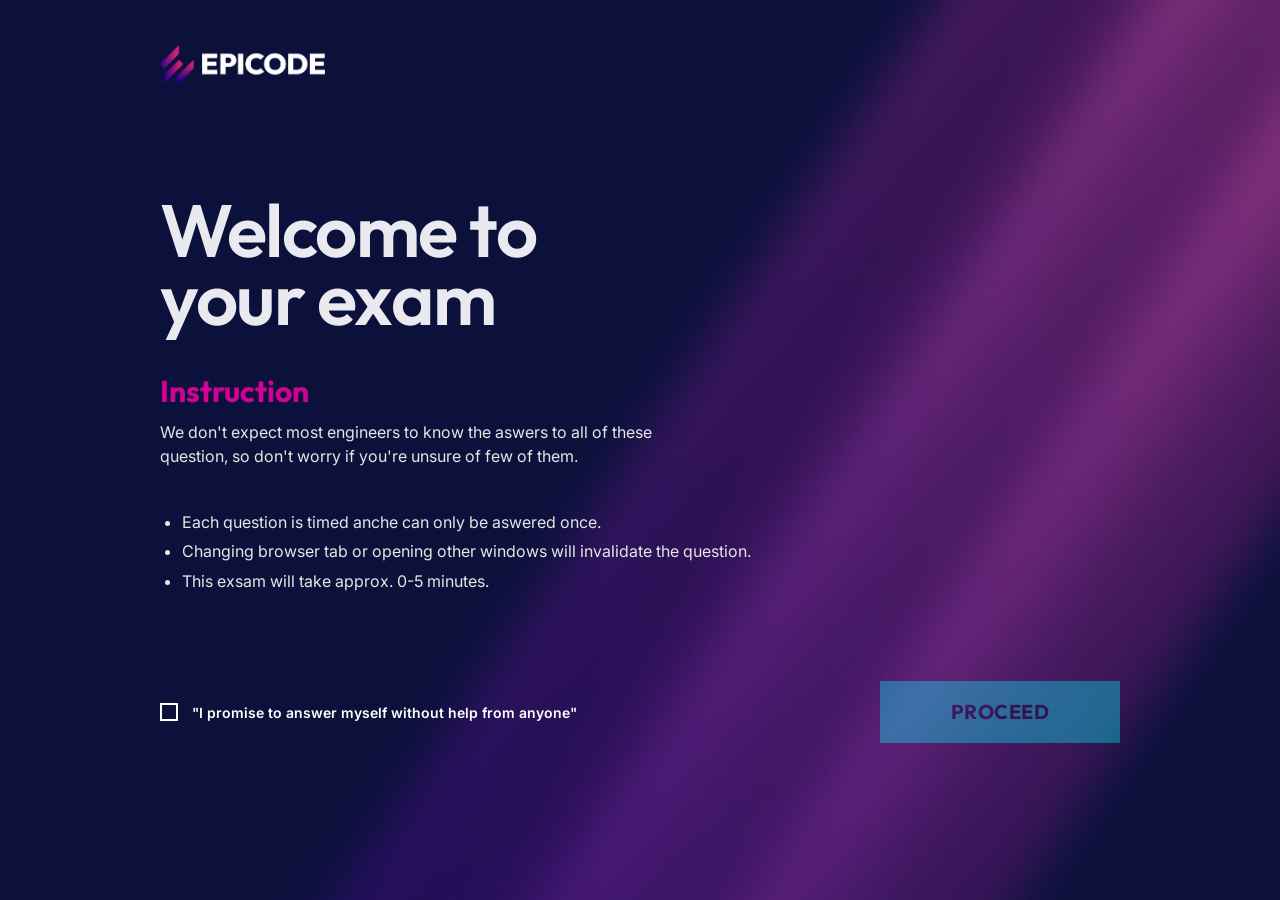
<file: bw1/index.html>
<!DOCTYPE html>
<html lang="it">

<head>
    <meta charset="UTF-8">
    <meta name="viewport" content="width=device-width, initial-scale=1.0">
    <link rel="stylesheet" href="./assets/css/style.css">
    <title>Welcome to your exam</title>
</head>

<body>

    <header>
        <div id="logo">
            <img src="./assets/img/epicode_logo.png" alt="logo logo Epicode">
        </div>
    </header>

    <main>
        <div id="mainpage">

            <div id="title">
                <h1>Welcome to your exam</h1>
            </div>


            <div id="instruction">
                
                <h3>Instruction</h3>

                <p>We don't expect most engineers to know the aswers to all of these question, so don't worry if you're
                    unsure of few of them.</p>

                <ul>
                    <li>Each question is timed anche can only be aswered once.</li>
                    <li>Changing browser tab or opening other windows will invalidate the question.</li>
                    <li>This exsam will take approx. 0-5 minutes.</li>
                </ul>

            </div>

            <div id="bottom">


                <div id="promise">
                    <input type="checkbox" id="boxPromise" value="promise"> 
                    <label for=>"I promise to answer myself without help from anyone"</label>
                    </div>
                <div id="proceed">
                    <button>PROCEED</button>
                </div>
            </div>

       <p id="promise-error" class="hidden-error">Please check the box to proceed</p>


    </main>



    <script src="./assets/javascript/script.js"></script>

</body>

</html>
</file>
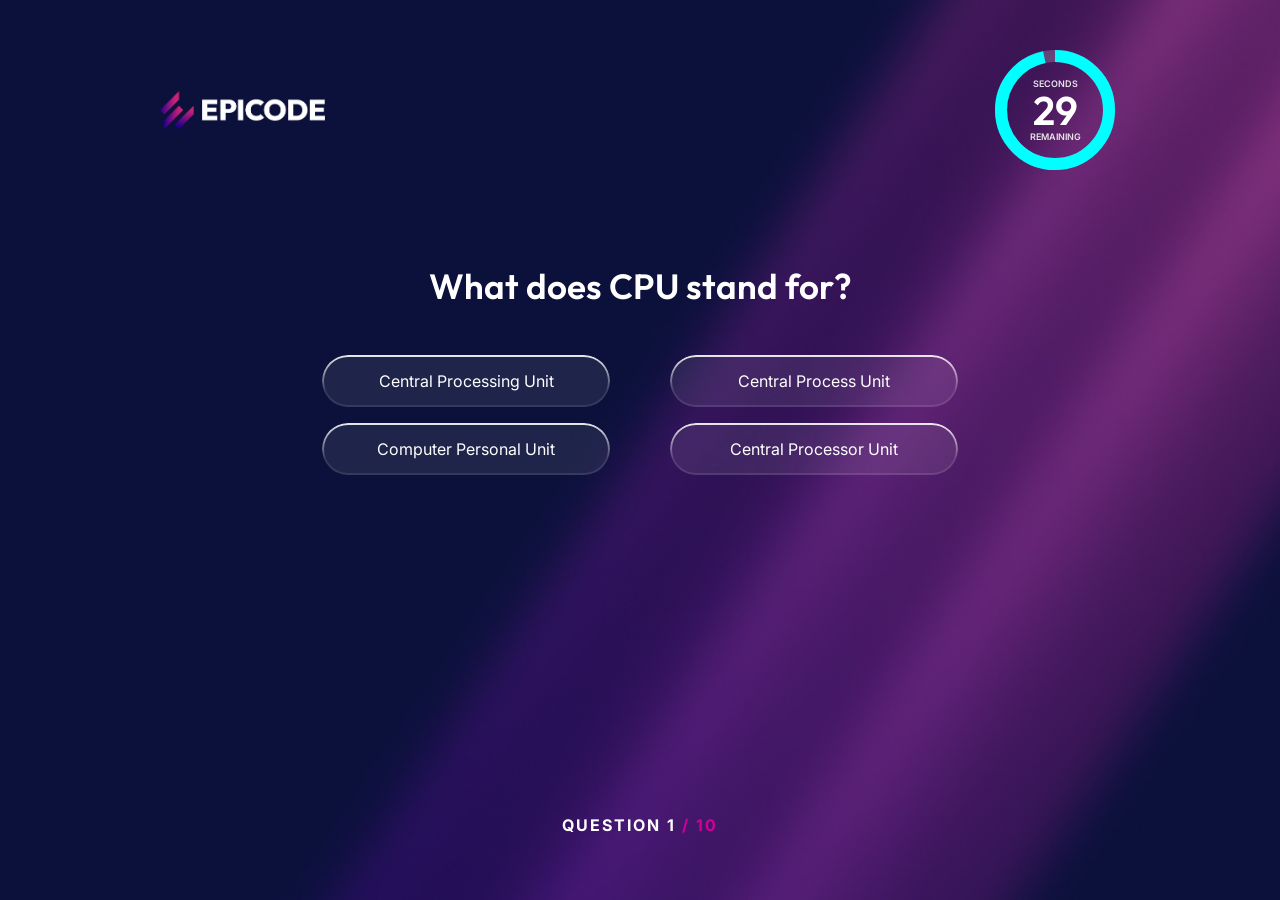
<file: bw1/secondapagina.html>
<!DOCTYPE html>
<html lang="it">

<head>
    <meta charset="UTF-8">
    <meta name="viewport" content="width=device-width, initial-scale=1.0">
    <link rel="stylesheet" href="./assets/css/style.css">
    <title>Question</title>
</head>

<body>

    <header>
        <div id="logo">
            <img src="./assets/img/epicode_logo.png" alt="logo logo Epicode">
        </div>
        <div id="timer-container">
            <svg class="timer-svg" width="130" height="130" viewBox="0 0 130 130">
                <circle class="timer-bg" cx="65" cy="65" r="54" />
                <circle class="timer-progress" id="timer-circle" cx="65" cy="65" r="54" />
            </svg>
            <div class="timer-text">
                <span class="timer-label">SECONDS</span>
                <span id="timer-number">30</span>
                <span class="timer-label">REMAINING</span>
            </div>
        </div>
    </header>

    <main>
        <div id="mainpage">
            <div id="question"></div>
            <div id="answer"></div>
        </div>

        <div id="bottom2">
            <div id="countquestion"></div>
        </div>
    </main>
    <script src="./assets/javascript/script.js"></script>

</body>

</html>
</file>
<file: bw1/assets/css/style.css>
@import url('https://fonts.googleapis.com/css2?family=Inter:wght@400;600;700&family=Outfit:wght@400;600;700&display=swap');

* {
    margin: 0;
    padding: 0;
    box-sizing: border-box;
}

body {
    background-image: url('../img/bg.jpg');
    background-size: cover;
    background-position: center;
    background-repeat: no-repeat;
    min-height: 100vh;
    color: #ffffff;
    font-family: 'Inter', sans-serif;
    font-size: 16px;
    padding: 45px 8%;
    display: flex;
    flex-direction: column;
    align-items: center;
}

header {
    width: 100%;
    max-width: 960px;
    margin-bottom: 30px;
}

#logo {
    width: 165px;
}

#logo img {
    width: 165px;
    max-width: 165px;
    height: auto;
    display: block;
}

main {
    flex: 1;
    width: 100%;
    max-width: 960px;
    display: flex;
    flex-direction: column;
    justify-content: center;
}

#mainpage {
    width: 100%;
}

#title h1 {
    font-family: 'Outfit', sans-serif;
    font-size: 74px;
    font-weight: 600;
    line-height: 0.92;
    max-width: 480px;
    margin-bottom: 40px;
    letter-spacing: -1.5px;
    color: #e9e9ef;
}

#instruction h3 {
    font-family: 'Outfit', sans-serif;
    color: #D20094;
    font-size: 30px;
    font-weight: 700;
    margin-bottom: 10px;
}

#instruction p {
    font-size: 16px;
    line-height: 1.5;
    color: #e6e6e6;
    max-width: 495px;
    margin-bottom: 40px;
}

#instruction ul {
    padding-left: 22px;
    margin-bottom: 85px;
}

#instruction ul li {
    font-size: 16px;
    line-height: 1.85;
    color: #e6e6e6;
}

#bottom {
    display: flex;
    justify-content: space-between;
    align-items: center;
    width: 100%;
}

#promise {
    display: flex;
    align-items: center;
    gap: 14px;
}

#promise input[type="checkbox"] {
    appearance: none;
    -webkit-appearance: none;
    width: 18px;
    height: 18px;
    border: 2px solid #ffffff;
    background-color: transparent;
    border-radius: 0;
    cursor: pointer;
    flex-shrink: 0;
    position: relative;
    margin: 0;
}

#promise input[type="checkbox"]:checked::after {
    content: "";
    position: absolute;
    left: 4px;
    top: 0px;
    width: 5px;
    height: 10px;
    border: solid #00FFFF;
    border-width: 0 2px 2px 0;
    transform: rotate(45deg);
}

#promise p,
#promise label {
    display: flex;
    align-items: center;
    gap: 14px;
    font-size: 14px;
    font-weight: 600;
    color: #ffffff;
    cursor: pointer;
    user-select: none;
    margin: 0;
}

#proceed button {
    display: flex;
    align-items: center;
    justify-content: center;
    width: 240px;
    height: 62px;
    padding: 0;
    background-color: #00FFFF;
    color: #0b113a;
    font-family: 'Outfit', sans-serif;
    font-size: 20px;
    font-weight: 700;
    letter-spacing: 0.5px;
    text-align: center;
    line-height: 1;
    border: none;
    cursor: pointer;
    box-shadow: 0 0 30px rgba(0, 255, 255, 0.75);
    transition: transform 0.15s ease, box-shadow 0.2s ease;
}

#proceed button * {
    margin: 0;
    padding: 0;
    display: flex;
    align-items: center;
    justify-content: center;
    width: 100%;
    height: 100%;
    line-height: 1;
    text-decoration: none;
    color: inherit;
}

#proceed button.btn-locked {
    opacity: 0.35;
    box-shadow: none;
    cursor: not-allowed;
}

#proceed button.btn-locked:hover {
    transform: none;
    box-shadow: none;
}

.hidden-error {
    visibility: hidden;
    color: #D20094;
    font-size: 14px;
    font-weight: 600;
    margin-top: 12px;
}

.hidden-error.show {
    visibility: visible;
}

#promise.error input[type="checkbox"] {
    border-color: #D20094;
    box-shadow: 0 0 12px rgba(210, 0, 148, 0.8);
}

#promise.shake {
    animation: shake 0.3s ease;
}

@keyframes shake {

    0%,
    100% {
        transform: translateX(0);
    }

    25% {
        transform: translateX(-6px);
    }

    75% {
        transform: translateX(6px);
    }
}

header {
    display: flex;
    justify-content: space-between;
    align-items: center;
}

#timer-container {
    position: relative;
    width: 130px;
    height: 130px;
    display: flex;
    align-items: center;
    justify-content: center;
}

.timer-svg {
    transform: rotate(-90deg);
}

.timer-bg {
    fill: none;
    stroke: rgba(255, 255, 255, 0.2);
    stroke-width: 12;
}

.timer-progress {
    fill: none;
    stroke: #00FFFF;
    stroke-width: 12;
    stroke-dasharray: 339.29;
    stroke-dashoffset: 0;
    transition: stroke-dashoffset 1s linear;
}

.timer-text {
    position: absolute;
    display: flex;
    flex-direction: column;
    align-items: center;
    justify-content: center;
    text-align: center;
}

.timer-label {
    font-size: 9px;
    font-weight: 600;
    color: #e6e6e6;
}

#timer-number {
    font-family: 'Outfit', sans-serif;
    font-size: 40px;
    font-weight: 600;
    line-height: 1.05;
    color: #ffffff;
}

#question {
    text-align: center;
    margin: 60px auto 40px auto;
    width: 100%;
    max-width: 800px;
}

#question h2 {
    font-family: 'Outfit', sans-serif;
    font-size: 35px;
    font-weight: 600;
    color: #ffffff;
    line-height: 1.2;
    margin: 0;
}

#bottom2 {
    display: flex;
    justify-content: center;
    align-items: center;
    width: 100%;
    margin-top: auto;
    padding-bottom: 20px;
}

#countquestion {
    text-align: center;
    font-family: 'Inter', sans-serif;
    font-size: 16px;
    font-weight: 700;
    letter-spacing: 2px;
    color: #ffffff;
    text-transform: uppercase;

}

#countquestion span {
    color: #D20094;
    font-weight: 700;
}

div>form {
    width: 100%;
    display: flex;
    flex-wrap: wrap;
    justify-content: center;
}


div>form>label {
    position: relative;
    /* necessario per il ::before */
    padding: 16px 28px;
    border-radius: 999px;
    background-color: rgba(255, 255, 255, 0.08);
    cursor: pointer;
    transition: all 0.2s ease;
    font-size: 16px;
    color: #ffffff;
    width: 30%;
    text-align: center;
    margin: 8px 30px;
}

div>form>label::before {
    content: "";
    position: absolute;
    inset: 0;
    padding: 2px;
    /* spessore bordo */
    border-radius: inherit;
    background: linear-gradient(180deg, rgba(255, 255, 255, 0.9), rgba(255, 255, 255, 0.1) 70%);
    -webkit-mask:
        linear-gradient(#000 0 0) content-box,
        linear-gradient(#000 0 0);
    -webkit-mask-composite: xor;
    mask-composite: exclude;
    pointer-events: none;
}

div>form>label:hover {
    background: linear-gradient(0deg, #900080, #D20094);
}

div>form>input {
    appearance: none;
}

div.review-item.correct {
    background-color: #3d8355;
    border: 4px solid #2c5f3e;
}

/*box risposte quiz completato*/
.review-item {
    padding: 10px;
    background-color: #D46A6A;
    margin: 15px 0;
    border-radius: 10px;
    border: 4px solid #a14d4d;
}
</file>
